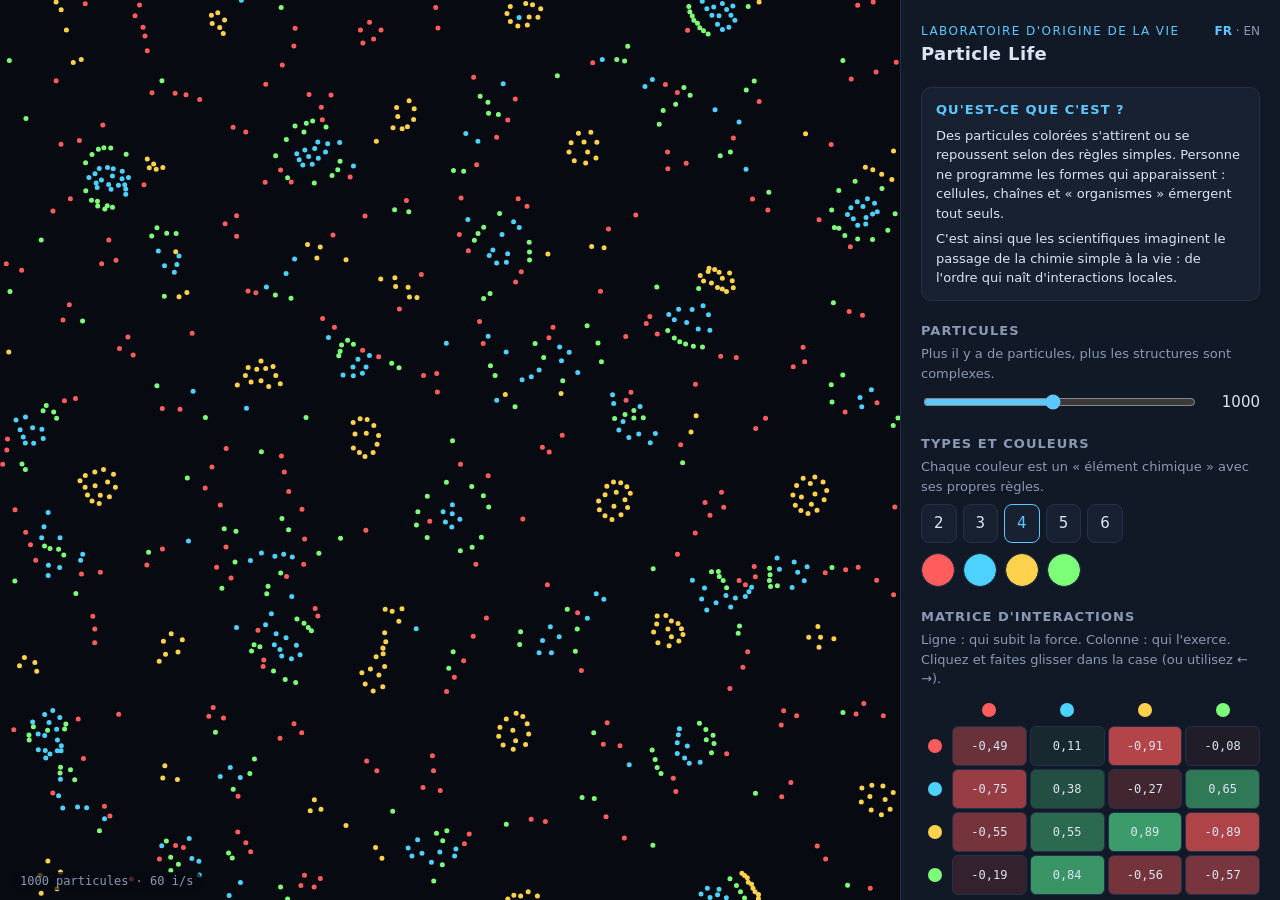
<file: index.html>
<!DOCTYPE html>
<html lang="fr">
<head>
  <meta charset="UTF-8">
  <meta name="viewport" content="width=device-width, initial-scale=1.0">
  <title>Laboratoire d'origine de la vie · Particle Life</title>
  <link rel="stylesheet" href="style.css">
</head>
<body>
  <div class="app">
    <div class="stage">
      <canvas id="canvas"></canvas>
      <div class="stats" id="stats"></div>
    </div>

    <aside class="panel">
      <header>
        <nav class="lang"><a href="./" aria-current="page">FR</a> · <a href="en/">EN</a></nav>
        <p>Laboratoire d'origine de la vie</p>
        <h1>Particle Life</h1>
      </header>

      <section class="concept">
        <h2>Qu'est-ce que c'est ?</h2>
        <p>Des particules colorées s'attirent ou se repoussent selon des règles simples. Personne ne programme les formes qui apparaissent : cellules, chaînes et « organismes » émergent tout seuls.</p>
        <p>C'est ainsi que les scientifiques imaginent le passage de la chimie simple à la vie : de l'ordre qui naît d'interactions locales.</p>
      </section>

      <section>
        <h2>Particules</h2>
        <p class="hint">Plus il y a de particules, plus les structures sont complexes.</p>
        <div class="row">
          <input type="range" id="count" min="100" max="2000" step="50" value="1000" aria-label="Nombre de particules">
          <output id="countOut">1000</output>
        </div>
      </section>

      <section>
        <h2>Types et couleurs</h2>
        <p class="hint">Chaque couleur est un « élément chimique » avec ses propres règles.</p>
        <div class="types" id="types"></div>
        <div class="colors" id="colors"></div>
      </section>

      <section>
        <h2>Matrice d'interactions</h2>
        <p class="hint">Ligne : qui subit la force. Colonne : qui l'exerce. Cliquez et faites glisser dans la case (ou utilisez ← →).</p>
        <div class="matrix" id="matrix"></div>
        <div class="legend"><span class="neg">−1 repousse</span><span>0 ignore</span><span class="pos">+1 attire</span></div>
      </section>

      <section>
        <h2>Vitesse</h2>
        <div class="row">
          <input type="range" id="speed" min="0.25" max="4" step="0.25" value="1" aria-label="Vitesse de la simulation">
          <output id="speedOut">1,00×</output>
        </div>
      </section>

      <section class="actions">
        <button id="pause" class="primary">Pause</button>
        <button id="reset">Réinitialiser</button>
        <button id="random">Aléatoire</button>
      </section>
    </aside>
  </div>

  <script src="i18n.js"></script>
  <script src="sim.js"></script>
  <script src="ui.js"></script>
  <script src="main.js"></script>
</body>
</html>
</file>
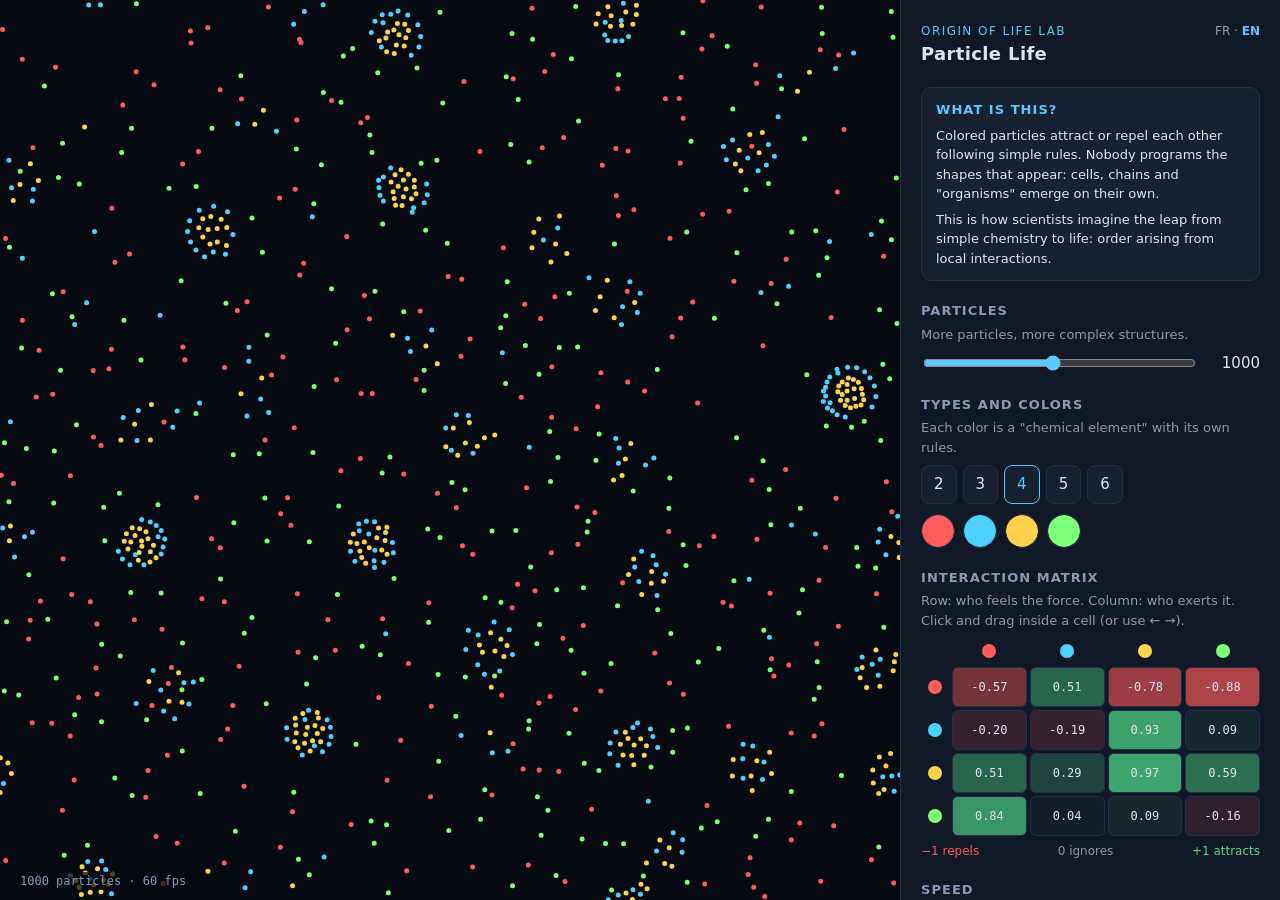
<file: en/index.html>
<!DOCTYPE html>
<html lang="en">
<head>
  <meta charset="UTF-8">
  <meta name="viewport" content="width=device-width, initial-scale=1.0">
  <title>Origin of Life Lab · Particle Life</title>
  <link rel="stylesheet" href="../style.css">
</head>
<body>
  <div class="app">
    <div class="stage">
      <canvas id="canvas"></canvas>
      <div class="stats" id="stats"></div>
    </div>

    <aside class="panel">
      <header>
        <nav class="lang"><a href="../">FR</a> · <a href="./" aria-current="page">EN</a></nav>
        <p>Origin of Life Lab</p>
        <h1>Particle Life</h1>
      </header>

      <section class="concept">
        <h2>What is this?</h2>
        <p>Colored particles attract or repel each other following simple rules. Nobody programs the shapes that appear: cells, chains and "organisms" emerge on their own.</p>
        <p>This is how scientists imagine the leap from simple chemistry to life: order arising from local interactions.</p>
      </section>

      <section>
        <h2>Particles</h2>
        <p class="hint">More particles, more complex structures.</p>
        <div class="row">
          <input type="range" id="count" min="100" max="2000" step="50" value="1000" aria-label="Number of particles">
          <output id="countOut">1000</output>
        </div>
      </section>

      <section>
        <h2>Types and colors</h2>
        <p class="hint">Each color is a "chemical element" with its own rules.</p>
        <div class="types" id="types"></div>
        <div class="colors" id="colors"></div>
      </section>

      <section>
        <h2>Interaction matrix</h2>
        <p class="hint">Row: who feels the force. Column: who exerts it. Click and drag inside a cell (or use ← →).</p>
        <div class="matrix" id="matrix"></div>
        <div class="legend"><span class="neg">−1 repels</span><span>0 ignores</span><span class="pos">+1 attracts</span></div>
      </section>

      <section>
        <h2>Speed</h2>
        <div class="row">
          <input type="range" id="speed" min="0.25" max="4" step="0.25" value="1" aria-label="Simulation speed">
          <output id="speedOut">1.00×</output>
        </div>
      </section>

      <section class="actions">
        <button id="pause" class="primary">Pause</button>
        <button id="reset">Reset</button>
        <button id="random">Random</button>
      </section>
    </aside>
  </div>

  <script src="../i18n.js"></script>
  <script src="../sim.js"></script>
  <script src="../ui.js"></script>
  <script src="../main.js"></script>
</body>
</html>
</file>
<file: style.css>
:root {
  --bg: #0b0f17;
  --panel: #121926;
  --panel-2: #182132;
  --line: #243049;
  --text: #dbe4f3;
  --muted: #8a99b5;
  --accent: #5cc8ff;
  --pos: 80, 220, 140;
  --neg: 255, 90, 90;
}

* { box-sizing: border-box; }

body {
  margin: 0;
  background: var(--bg);
  color: var(--text);
  font: 15px/1.5 system-ui, -apple-system, "Segoe UI", sans-serif;
}

.app {
  display: grid;
  grid-template-columns: 1fr 380px;
  height: 100vh;
}

.stage { position: relative; min-width: 0; min-height: 0; }
#canvas { display: block; width: 100%; height: 100%; background: #070a10; }
.stats {
  position: absolute; left: 12px; bottom: 10px;
  font: 12px ui-monospace, Menlo, monospace; color: var(--muted);
  background: rgba(7, 10, 16, .7); padding: 2px 8px; border-radius: 6px;
}

.panel {
  background: var(--panel);
  border-left: 1px solid var(--line);
  padding: 20px;
  overflow-y: auto;
}

.lang { float: right; font-size: 12px; color: var(--muted); }
.lang a { color: var(--muted); text-decoration: none; }
.lang a[aria-current] { color: var(--accent); font-weight: 600; }
.lang a:hover { color: var(--text); }

header h1 { margin: 0; font-size: 18px; letter-spacing: .02em; }
header p { margin: 2px 0 0; color: var(--accent); font-size: 12px; text-transform: uppercase; letter-spacing: .12em; }

section { margin-top: 20px; }
h2 { margin: 0 0 4px; font-size: 13px; text-transform: uppercase; letter-spacing: .08em; color: var(--muted); font-weight: 600; }
.hint { margin: 0 0 8px; font-size: 13px; color: var(--muted); }

.row { display: flex; align-items: center; gap: 10px; }
input[type=range] { flex: 1; accent-color: var(--accent); }
output { min-width: 3.5em; text-align: right; font-variant-numeric: tabular-nums; }

.types { display: flex; gap: 6px; flex-wrap: wrap; }
.types button, .actions button {
  background: var(--panel-2); color: var(--text);
  border: 1px solid var(--line); border-radius: 8px;
  padding: 7px 12px; font: inherit; cursor: pointer;
}
.types button.on { border-color: var(--accent); color: var(--accent); }
.types button:hover, .actions button:hover { border-color: var(--accent); }

.colors { display: flex; gap: 8px; margin-top: 10px; }
.colors input[type=color] {
  width: 34px; height: 34px; padding: 0; border: 1px solid var(--line);
  border-radius: 50%; background: none; cursor: pointer;
}
.colors input[type=color]::-webkit-color-swatch-wrapper { padding: 0; }
.colors input[type=color]::-webkit-color-swatch { border: 0; border-radius: 50%; }

.matrix { display: grid; gap: 3px; user-select: none; touch-action: none; }
.matrix .head, .matrix .corner { display: grid; place-items: center; min-height: 26px; }
.dot { width: 14px; height: 14px; border-radius: 50%; display: inline-block; }
.cell {
  display: grid; place-items: center; height: 40px; border-radius: 6px;
  font: 12px ui-monospace, Menlo, monospace; cursor: ew-resize;
  border: 1px solid var(--line); outline: none;
}
.cell:focus-visible { border-color: var(--accent); }
.legend { display: flex; justify-content: space-between; font-size: 12px; color: var(--muted); margin-top: 6px; }
.legend .neg { color: rgb(var(--neg)); }
.legend .pos { color: rgb(var(--pos)); }

.actions { display: grid; grid-template-columns: repeat(3, 1fr); gap: 8px; }
.actions button.primary { background: var(--accent); color: #04121c; border-color: var(--accent); font-weight: 600; }

.concept { background: var(--panel-2); border: 1px solid var(--line); border-radius: 10px; padding: 12px 14px; }
.concept h2 { color: var(--accent); }
.concept p { margin: 6px 0 0; font-size: 13px; color: var(--text); }

@media (max-width: 820px) {
  .app { grid-template-columns: 1fr; grid-template-rows: 60vh auto; height: auto; }
  .panel { border-left: 0; border-top: 1px solid var(--line); }
}
</file>
